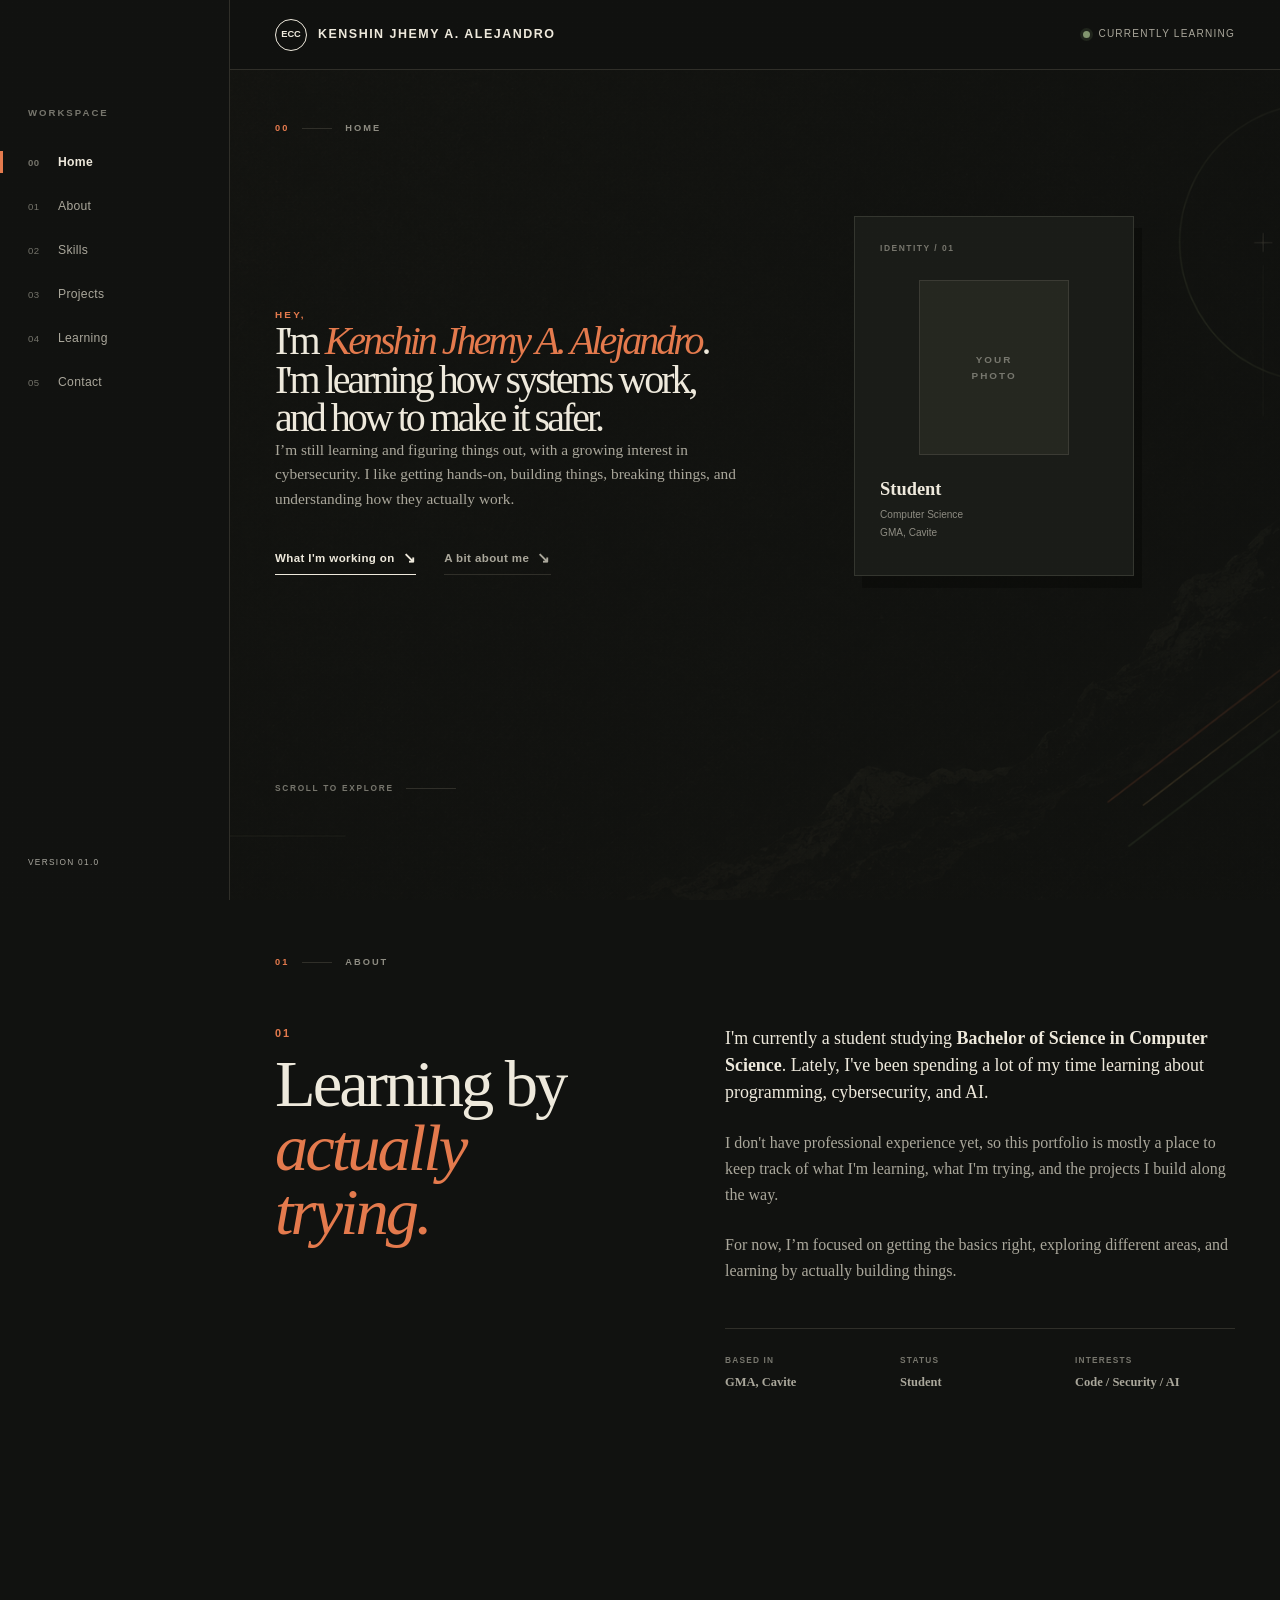
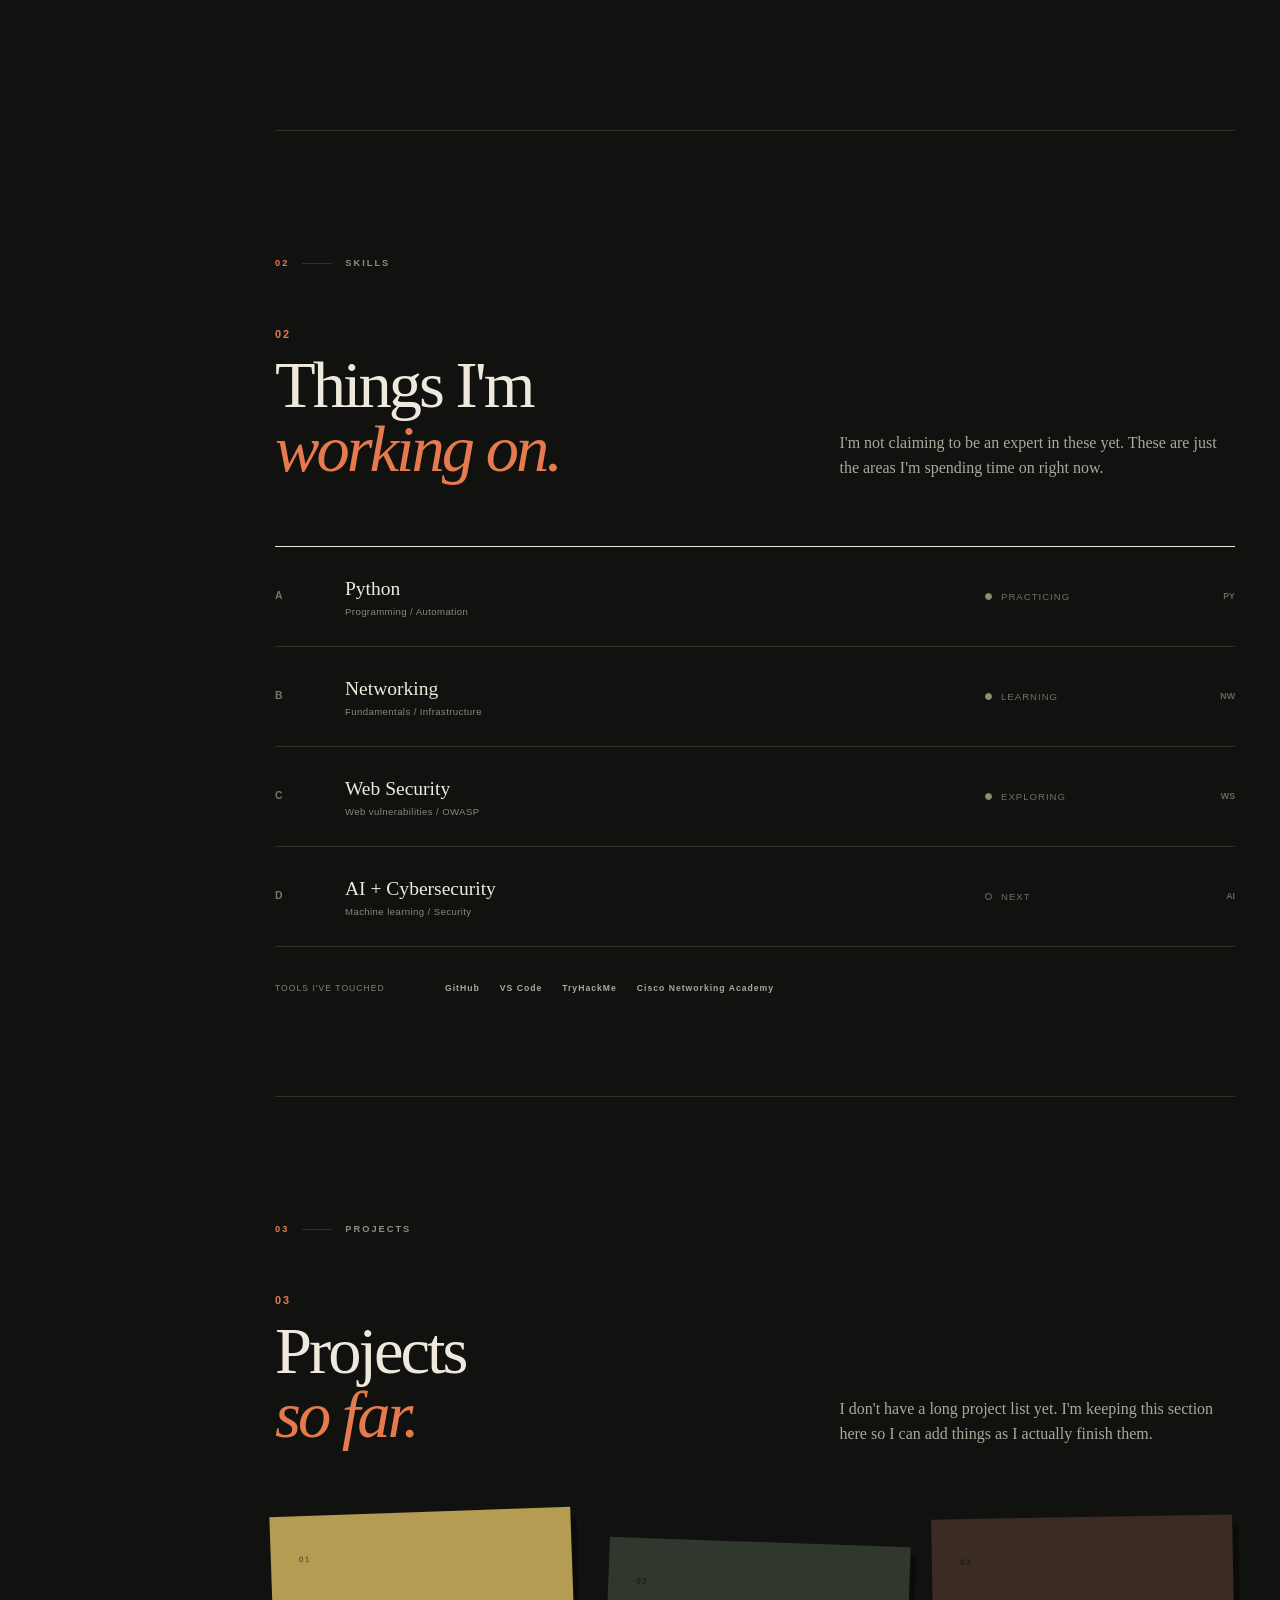
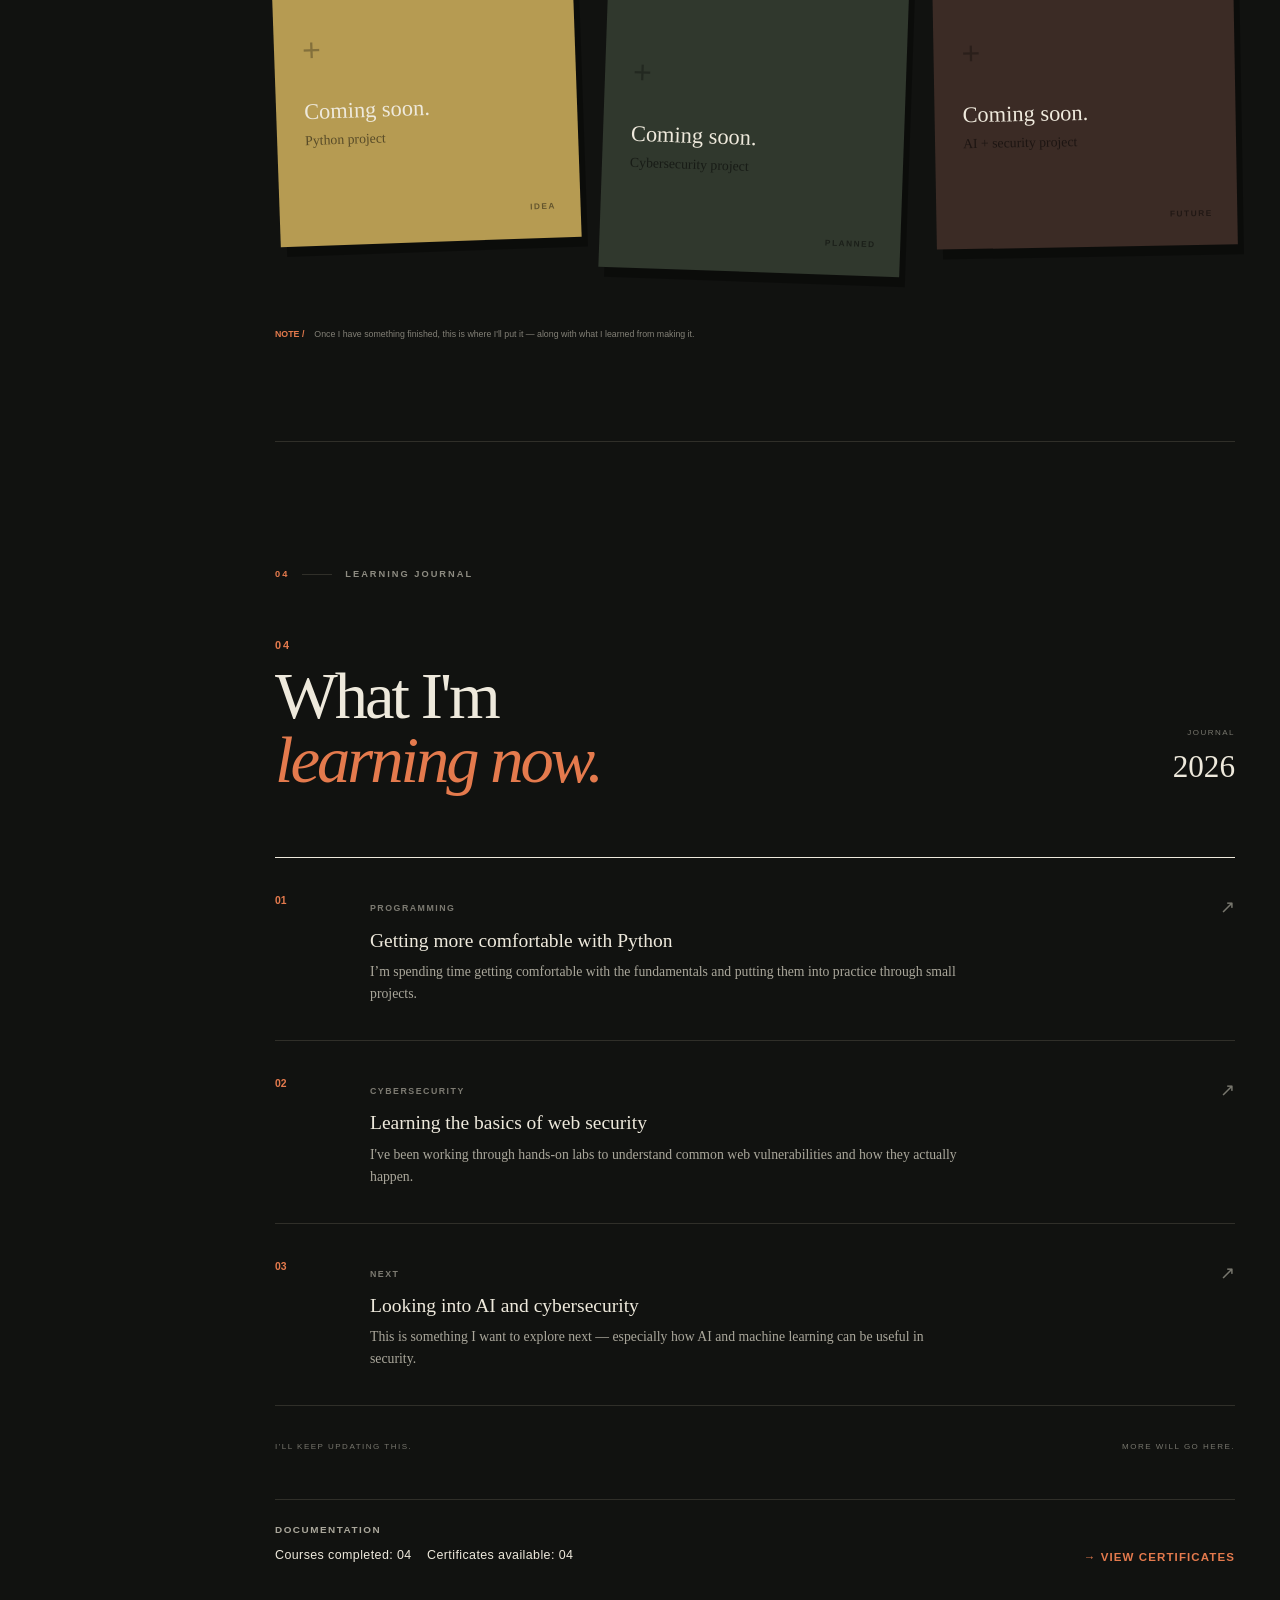
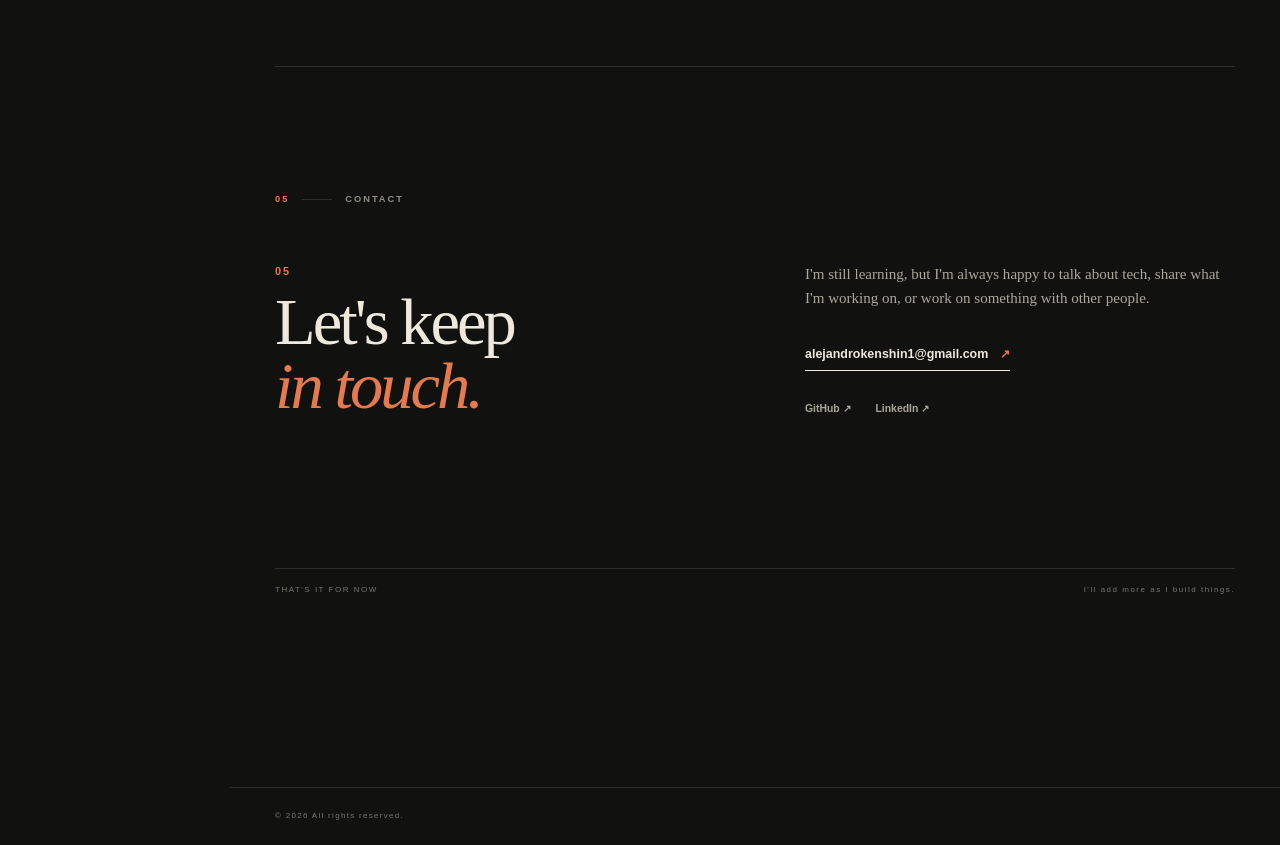
<file: index.html>
<!DOCTYPE html>
<html lang="en"> 
<head>
    <meta charset="UTF-8">
    <meta name="viewport" content="width=device-width, initial-scale=1.0">
    <meta name="description" content="Student Portfolio">
<html lang="en">
<head>
    <meta charset="UTF-8">
    <meta name="viewport" content="width=device-width, initial-scale=1.0">
    <meta name="description" content="Student portfolio">

    <title>~/workspace</title>
    <link rel="stylesheet" href="style.css">
</head>
<body>
    <div class="cursor-glow" aria-hidden="true"></div>

    <!-- TOP BAR -->
    <header class="topbar">
        <a href="#home" class="brand">
            <span class="brand-mark">ECC</span>
            <span>Kenshin Jhemy A. Alejandro</span>
        </a>

        <div class="status">
            <span class="status-dot"></span>
            <span>currently learning</span>
        </div>

        <button type="button" class="menu-btn" aria-label="Open navigation" aria-expanded="false">
            <span></span><span></span>
        </button>
    </header>

    <!-- DESKTOP SIDE NAV -->
    <aside class="sidebar">
        <p class="sidebar-label">WORKSPACE</p>

        <nav>
            <a href="#home" class="nav-item active">
                <span>00</span> Home
            </a>
            <a href="#about" class="nav-item">
                <span>01</span> About
            </a>
            <a href="#skills" class="nav-item">
                <span>02</span> Skills
            </a>
            <a href="#projects" class="nav-item">
                <span>03</span> Projects
            </a>
            <a href="#learning" class="nav-item">
                <span>04</span> Learning
            </a>
            <a href="#contact" class="nav-item">
                <span>05</span> Contact
            </a>
        </nav>

        <div class="sidebar-bottom">
            <p>VERSION 01.0</p>
        </div>
    </aside>

    <!-- MOBILE NAV -->
    <div class="mobile-menu">
        <nav>
            <a href="#home">00 — Home</a>
            <a href="#about">01 — About</a>
            <a href="#skills">02 — Skills</a>
            <a href="#projects">03 — Projects</a>
            <a href="#learning">04 — Learning</a>
            <a href="#contact">05 — Contact</a>
        </nav>
    </div>

    <main>

        <!-- HOME -->
        <section id="home" class="workspace-section hero">
            <div class="section-meta">
                <span>00</span>
                <span>HOME</span>
            </div>

            <div class="hero-grid">
                <div class="hero-copy">
                    <p class="tiny-label">HEY,</p>

                    <h2 class="medium-heading">
                        I'm <em>Kenshin Jhemy A. Alejandro</em>.<br>
                        I'm learning how systems work,<br>
                        and how to make it safer.
                    </h2>

                    <p class="hero-description">
                        I’m still learning and figuring things out, with a growing interest in cybersecurity. I like getting hands-on, building things, breaking things, and understanding how they actually work.

                    <div class="hero-links">
                        <a href="#projects" class="text-link">What I'm working on <span>↘</span></a>
                        <a href="#about" class="text-link muted-link">A bit about me <span>↘</span></a>
                    </div>
                </div>

                <div class="desk">
                    <div class="paper-card identity-card">
                        <span class="paper-label">IDENTITY / 01</span>
                        <div class="avatar">
                            <span>YOUR<br>PHOTO</span>
                        </div>
                        <div class="identity-info">
                            <strong>Student</strong>
                            <span>Computer Science</span>
                            <span>GMA, Cavite</span>
                        </div>
                        <!-- <div class="stamp">LEARNING<br>MODE</div> -->
                    </div>

                    <!--<div class="sticky-note">
                        <span>note to self</span>
                        <p>Start where I am,
                           walk through the unknown,
                           learn as I go,
                           and grow with every step.
                    </div> -->
                    
                    <!--
                    <div class="mini-terminal">
                        <div class="terminal-head">
                            <span>CURRENTLY.TXT</span>
                            <span>01</span>
                        </div>
                        <p><b>right now</b> = "cybersecurity"</p>
                        <p><b>still learning</b> = true</p>
                        <p><b>coffee</b> = yes</p> 
                    </div> -->
                </div>
            </div>

            <div class="scroll-hint">
                <span>SCROLL TO EXPLORE</span>
                <i></i>
            </div>
        </section>

        <!-- ABOUT -->
        <section id="about" class="workspace-section">
            <div class="section-meta">
                <span>01</span>
                <span>ABOUT</span>
            </div>

            <div class="content-grid">
                <div>
                    <p class="display-number">01</p>
                    <h2>Learning by<br><em>actually trying.</em></h2>
                </div>

                <div class="prose">
                    <p class="lead">
                        I'm currently a student studying <strong>Bachelor of Science in Computer Science</strong>. Lately, I've been spending a lot of my time learning about programming, cybersecurity, and AI.
                    </p>

                    <p>
                        I don't have professional experience yet, so this portfolio is mostly a place to keep track of what I'm learning, what I'm trying, and the projects I build along the way.
                    </p>

                    <p>
                        For now, I’m focused on getting the basics right, exploring different areas, and learning by actually building things.
                    </p>

                    <div class="about-details">
                        <div>
                            <span>BASED IN</span>
                            <strong>GMA, Cavite</strong>
                        </div>
                        <div>
                            <span>STATUS</span>
                            <strong>Student</strong>
                        </div>
                        <div>
                            <span>INTERESTS</span>
                            <strong>Code / Security / AI</strong>
                        </div>
                    </div>
                </div>
            </div>
        </section>

        <!-- SKILLS -->
        <section id="skills" class="workspace-section ruled-section">
            <div class="section-meta">
                <span>02</span>
                <span>SKILLS</span>
            </div>

            <div class="skills-intro">
                <div>
                    <p class="display-number">02</p>
                    <h2>Things I'm<br><em>working on.</em></h2>
                </div>
                <p>
                    I'm not claiming to be an expert in these yet. These are just the areas I'm spending time on right now.
                </p>
            </div>

            <div class="skill-list">

                <article class="skill-row">
                    <div class="skill-index">A</div>
                    <div class="skill-name">
                        <h3>Python</h3>
                        <p>Programming / Automation</p>
                    </div>
                    <div class="skill-stage">
                        <span class="stage-dot active"></span>
                        <span>Practicing</span>
                    </div>
                    <div class="skill-symbol">PY</div>
                </article>

                <article class="skill-row">
                    <div class="skill-index">B</div>
                    <div class="skill-name">
                        <h3>Networking</h3>
                        <p>Fundamentals / Infrastructure</p>
                    </div>
                    <div class="skill-stage">
                        <span class="stage-dot active"></span>
                        <span>Learning</span>
                    </div>
                    <div class="skill-symbol">NW</div>
                </article>

                <article class="skill-row">
                    <div class="skill-index">C</div>
                    <div class="skill-name">
                        <h3>Web Security</h3>
                        <p>Web vulnerabilities / OWASP</p>
                    </div>
                    <div class="skill-stage">
                        <span class="stage-dot active"></span>
                        <span>Exploring</span>
                    </div>
                    <div class="skill-symbol">WS</div>
                </article>

                <article class="skill-row">
                    <div class="skill-index">D</div>
                    <div class="skill-name">
                        <h3>AI + Cybersecurity</h3>
                        <p>Machine learning / Security</p>
                    </div>
                    <div class="skill-stage">
                        <span class="stage-dot"></span>
                        <span>Next</span>
                    </div>
                    <div class="skill-symbol">AI</div>
                </article>

            </div>

            <div class="tool-strip">
                <span>TOOLS I'VE TOUCHED</span>
                <div>
                    <b>GitHub</b>
                    <b>VS Code</b>
                    <b>TryHackMe</b>
                    <b>Cisco Networking Academy</b>
                </div>
            </div>
        </section>

        <!-- PROJECTS -->
        <section id="projects" class="workspace-section">
            <div class="section-meta">
                <span>03</span>
                <span>PROJECTS</span>
            </div>

            <div class="project-header">
                <div>
                    <p class="display-number">03</p>
                    <h2>Projects<br><em>so far.</em></h2>
                </div>
                <p>
                    I don't have a long project list yet. I'm keeping this section here so I can add things as I actually finish them.
                </p>
            </div>

            <div class="project-board">
                <article class="project-note empty">
                    <span class="note-number">01</span>
                    <div class="plus">+</div>
                    <h3>Coming soon.</h3>
                    <p>Python project</p>
                    <span class="note-status">IDEA</span>
                </article>

                <article class="project-note empty second">
                    <span class="note-number">02</span>
                    <div class="plus">+</div>
                    <h3>Coming soon.</h3>
                    <p>Cybersecurity project</p>
                    <span class="note-status">PLANNED</span>
                </article>

                <article class="project-note empty third">
                    <span class="note-number">03</span>
                    <div class="plus">+</div>
                    <h3>Coming soon.</h3>
                    <p>AI + security project</p>
                    <span class="note-status">FUTURE</span>
                </article>
            </div>

            <div class="project-footnote">
                <span>NOTE / </span>
                <p>Once I have something finished, this is where I'll put it — along with what I learned from making it.</p>
            </div>
        </section>

        <!-- LEARNING -->
        <section id="learning" class="workspace-section ruled-section">
            <div class="section-meta">
                <span>04</span>
                <span>LEARNING JOURNAL</span>
            </div>

            <div class="journal-heading">
                <div>
                    <p class="display-number">04</p>
                    <h2>What I'm<br><em>learning now.</em></h2>
                </div>
                <div class="date-note">
                    <span>JOURNAL</span>
                    <strong>2026</strong>
                </div>
            </div>

            <div class="journal">
                <article class="journal-entry">
                    <time>01</time>
                    <div>
                        <span class="entry-category">PROGRAMMING</span>
                        <h3>Getting more comfortable with Python</h3>
                        <p>
                            I’m spending time getting comfortable with the fundamentals and putting them into practice through small projects.
                        </p>
                    </div>
                    <span class="entry-arrow">↗</span>
                </article>

                <article class="journal-entry">
                    <time>02</time>
                    <div>
                        <span class="entry-category">CYBERSECURITY</span>
                        <h3>Learning the basics of web security</h3>
                        <p>
                            I've been working through hands-on labs to understand common web vulnerabilities and how they actually happen.
                        </p>
                    </div>
                    <span class="entry-arrow">↗</span>
                </article>

                <article class="journal-entry">
                    <time>03</time>
                    <div>
                        <span class="entry-category">NEXT</span>
                        <h3>Looking into AI and cybersecurity</h3>
                        <p>
                            This is something I want to explore next — especially how AI and machine learning can be useful in security.
                        </p>
                    </div>
                    <span class="entry-arrow">↗</span>
                </article>
            </div>

            <div class="journal-footer">
                <span>I'LL KEEP UPDATING THIS.</span>
                <span>MORE WILL GO HERE.</span>
            </div>

            <div class="learning-certificates">
                <div>
                    <span class="certificate-label">DOCUMENTATION</span>
                    <p class="certificate-count">Courses completed: 04 &nbsp;&nbsp; Certificates available: 04</p>
                </div>
                <a href="certificates.html" class="certificates-link">→ VIEW CERTIFICATES</a>
            </div>
        </section>

        <!-- CONTACT -->
        <section id="contact" class="workspace-section contact">
            <div class="section-meta">
                <span>05</span>
                <span>CONTACT</span>
            </div>

            <div class="contact-layout">
                <div>
                    <p class="display-number">05</p>
                    <h2>Let's keep<br><em>in touch.</em></h2>
                </div>

                <div class="contact-copy">
                    <p>
                        I'm still learning, but I'm always happy to talk about tech, share what I'm working on, or work on something with other people.
                    </p>

                    <a class="email-link" href="mailto:alejandrokenshin1@gmail.com">
                        alejandrokenshin1@gmail.com <span>↗</span>
                    </a>

                    <div class="social-links">
                        <a href="https://github.com/shnjhmy" target="_blank" rel="noopener">GitHub ↗</a>
                        <a href="https://www.linkedin.com/in/kenshin-alejandro-5a4b64350/" target="_blank" rel="noopener">LinkedIn ↗</a>
                    </div>
                </div>
            </div>

            <div class="closing-note">
                <span>THAT'S IT FOR NOW</span>
                <p>I'll add more as I build things.</p>
            </div>
        </section>

    </main>

    <footer>
        <span>© <span id="year"></span> All rights reserved.</span>
    </footer>

    <script src="script.js"></script>
</body>
</html>
</file>
<file: style.css>
:root {
    /* Dark creative-workspace palette */
    --paper: #111210;
    --paper-dark: #1a1c18;
    --ink: #eee9dc;
    --ink-soft: #aaa79b;
    --line: #302f29;
    --orange: #e47a4d;
    --yellow: #b69b52;
    --green: #81956e;
    --white: #1b1d19;
    --sidebar: 230px;
    --content: min(1350px, 90vw);
}

.certificates-page {
    max-width: 1180px;
    margin: 0 auto;
    padding: 80px 30px;
}

.page-label {
    font-family: Arial, Helvetica, sans-serif;
    font-size: .7rem;
    letter-spacing: 1.5px;
    color: #aaa79b;
}

.certificates-page h1 {
    font-size: clamp(3rem, 8vw, 6rem);
    line-height: .95;
    margin: 18px 0 55px;
}

.certificate {
    border-top: 1px solid #302f29;
    padding-top: 25px;
}

.certificate-number {
    font-family: Arial, Helvetica, sans-serif;
    font-size: .75rem;
    color: #aaa79b;
}

.certificate h2 {
    margin: 8px 0;
}

.certificate-info {
    color: #aaa79b;
}

.certificate-link {
    display: inline-block;
    margin-top: 18px;
    color: #e47a4d;
    font-family: Arial, Helvetica, sans-serif;
    font-size: .72rem;
    font-weight: 700;
    letter-spacing: 1px;
}

.back-link {
    display: inline-block;
    margin-top: 60px;
    color: #aaa79b;
    font-family: Arial, Helvetica, sans-serif;
    font-size: .7rem;
    letter-spacing: 1px;
}

* {
    box-sizing: border-box;
    margin: 0;
    padding: 0;
}

html {
    scroll-behavior: smooth;
    scroll-padding-top: 30px;
}
/*
body {
    background: var(--paper);
    color: var(--ink);
    font-family: Georgia, "Times New Roman", serif;
    line-height: 1.6;
    overflow-x: hidden;
} */

body {
    background-color: var(--paper);

    background-image:
        linear-gradient(
            rgba(17, 18, 16, 0.82),
            rgba(17, 18, 16, 0.82)
        ),
        url("images/background-image.png");

    background-size: cover;
    background-position: center;
    background-attachment: fixed;
    background-repeat: no-repeat;

    color: var(--ink);
    font-family: Georgia, "Times New Roman", serif;
    line-height: 1.6;
    overflow-x: hidden;
}

/* Subtle paper texture */
body::before {
    content: "";
    position: fixed;
    inset: 0;
    pointer-events: none;
    z-index: 9999;
    opacity: 0.13;
    background-image:
        radial-gradient(rgba(255,255,255,0.045) 0.6px, transparent 0.6px);
    background-size: 5px 5px;
    mix-blend-mode: screen;
}

a {
    color: inherit;
    text-decoration: none;
}

button {
    font: inherit;
}

/* =====================================================
   TOP BAR
===================================================== */

.topbar {
    position: fixed;
    top: 0;
    left: var(--sidebar);
    right: 0;
    height: 70px;
    z-index: 1000;
    display: flex;
    align-items: center;
    justify-content: space-between;
    padding: 0 45px;
    border-bottom: 1px solid var(--line);
    background: rgba(17,18,16,0.92);
    backdrop-filter: blur(10px);
}

.brand {
    display: flex;
    align-items: center;
    gap: 11px;
    font-family: Arial, Helvetica, sans-serif;
    font-size: 0.78rem;
    font-weight: 800;
    letter-spacing: 1.5px;
    text-transform: uppercase;
}

.brand-mark {
    display: grid;
    place-items: center;
    width: 32px;
    height: 32px;
    border: 1.5px solid var(--ink);
    border-radius: 50%;
    font-size: 0.58rem;
    letter-spacing: 0;
}

.status {
    display: flex;
    align-items: center;
    gap: 8px;
    color: var(--ink-soft);
    font-family: Arial, Helvetica, sans-serif;
    font-size: 0.63rem;
    letter-spacing: 1.2px;
    text-transform: uppercase;
}

.status-dot {
    width: 7px;
    height: 7px;
    border-radius: 50%;
    background: var(--green);
    box-shadow: 0 0 0 3px rgba(123,145,103,0.15);
}

/* =====================================================
   SIDEBAR
===================================================== */

.sidebar {
    position: fixed;
    inset: 0 auto 0 0;
    width: var(--sidebar);
    z-index: 1100;
    display: flex;
    flex-direction: column;
    padding: 105px 28px 30px;
    border-right: 1px solid var(--line);
    background: var(--paper);
}

.sidebar-label,
.sidebar-bottom,
.nav-item {
    font-family: Arial, Helvetica, sans-serif;
}

.sidebar-label {
    margin-bottom: 22px;
    color: #77766d;
    font-size: 0.6rem;
    font-weight: 800;
    letter-spacing: 2px;
}

.sidebar nav {
    display: grid;
    gap: 4px;
}

.nav-item {
    position: relative;
    display: grid;
    grid-template-columns: 30px 1fr;
    align-items: center;
    min-height: 40px;
    color: #aaa79b;
    font-size: 0.76rem;
    letter-spacing: 0.3px;
    transition: 0.2s ease;
}

.nav-item span {
    color: #74736a;
    font-size: 0.6rem;
}

.nav-item::before {
    content: "";
    position: absolute;
    left: -28px;
    width: 3px;
    height: 0;
    background: var(--orange);
    transition: 0.2s ease;
}

.nav-item:hover,
.nav-item.active {
    color: var(--ink);
}

.nav-item.active {
    font-weight: 800;
}

.nav-item.active::before {
    height: 22px;
}

.sidebar-bottom {
    margin-top: auto;
    color: #aaa89f;
    font-size: 0.52rem;
    letter-spacing: 1.3px;
    line-height: 1.8;
}

.menu-btn,
.mobile-menu {
    display: none;
}

/* =====================================================
   MAIN / SECTIONS
===================================================== */

main {
    margin-left: var(--sidebar);
}


.workspace-section {
    width: var(--content);
    max-width: calc(100% - 90px);
    min-height: 100vh;
    margin: 0 auto;
    padding: 125px 0 100px;
    position: relative;
}

.section-meta {
    display: flex;
    gap: 13px;
    align-items: center;
    margin-bottom: 55px;
    color: #8e8c82;
    font-family: Arial, Helvetica, sans-serif;
    font-size: 0.58rem;
    font-weight: 800;
    letter-spacing: 2px;
}

.section-meta span:first-child {
    color: var(--orange);
}

.section-meta span:last-child {
    display: flex;
    align-items: center;
    gap: 13px;
}

.section-meta span:last-child::before {
    content: "";
    width: 30px;
    height: 1px;
    background: var(--line);
}

.tiny-label {
    color: var(--orange);
    font-family: Arial, Helvetica, sans-serif;
    font-size: 0.62rem;
    font-weight: 800;
    letter-spacing: 2.2px;
}

.display-number {
    color: var(--orange);
    font-family: Arial, Helvetica, sans-serif;
    font-size: 0.68rem;
    font-weight: 800;
    letter-spacing: 2px;
    margin-bottom: 10px;
}

h1, h2, h3 {
    font-weight: 400;
}

h1 em,
h2 em {
    font-style: italic;
    color: var(--orange);
}

h2 {
    font-size: clamp(2.65rem, 5.2vw, 4.8rem);
    line-height: 0.96;
    letter-spacing: -3px;
}

/* =====================================================
   HERO
===================================================== */

.hero {
    min-height: 100vh;
    padding-top: 135px;
    display: flex;
    flex-direction: column;
    justify-content: center;
}

.hero-grid {
    display: grid;
    grid-template-columns: 1fr 0.75fr;
    align-items: center;
    gap: 80px;
}

.hero h1 {
    margin: 20px 0 28px;
    font-size: clamp(3.35rem, 6.2vw, 6.1rem);
    line-height: 0.88;
    letter-spacing: -5px;
}

.hero-description {
    max-width: 500px;
    color: var(--ink-soft);
    font-size: 0.96rem;
}

.hero-links {
    display: flex;
    flex-wrap: wrap;
    gap: 28px;
    margin-top: 35px;
}

.text-link {
    display: inline-flex;
    align-items: center;
    gap: 8px;
    padding-bottom: 4px;
    border-bottom: 1px solid var(--ink);
    font-family: Arial, Helvetica, sans-serif;
    font-size: 0.72rem;
    font-weight: 800;
    letter-spacing: 0.4px;
}

.text-link span {
    font-size: 0.94rem;
    transition: transform 0.2s ease;
}

.text-link:hover span {
    transform: translate(3px, 3px);
}

.muted-link {
    color: #aaa79b;
    border-color: var(--line);
}

/* Desk objects */
.desk {
    min-height: 500px;
    position: relative;
}

.paper-card {
    position: absolute;
    width: 280px;
    min-height: 360px;
    padding: 25px;
    background: #1a1c18;
    border: 1px solid #34362f;
    box-shadow: 8px 12px 0 rgba(0,0,0,0.28);
}

.identity-card {
    top: 25px;
    left: -1%;
    transform: rotate(0deg);
}

.paper-label {
    display: block;
    color: #77766d;
    font-family: Arial, Helvetica, sans-serif;
    font-size: 0.53rem;
    font-weight: 800;
    letter-spacing: 1.5px;
}

.avatar {
    width: 150px;
    height: 175px;
    display: grid;
    place-items: center;
    margin: 25px auto 20px;
    background: #252720;
    border: 1px solid #3b3b34;
    color: #77776e;
    font-family: Arial, Helvetica, sans-serif;
    font-size: 0.62rem;
    font-weight: 800;
    letter-spacing: 2px;
    text-align: center;
}

.identity-info {
    display: grid;
    gap: 2px;

}

.identity-info strong {
    font-size: 1.15rem;
}

.identity-info span {
    color: #8e8c82;
    font-family: Arial, Helvetica, sans-serif;
    font-size: 0.63rem;
}

/* .stamp {
    position: absolute;
    right: 15px;
    bottom: 22px;
    padding: 8px;
    border: 1.5px solid var(--orange);
    color: var(--orange);
    font-family: Arial, Helvetica, sans-serif;
    font-size: 0.48rem;
    font-weight: 900;
    letter-spacing: 1px;
    text-align: center;
    transform: rotate(0deg);
} */

/*
.sticky-note {
    position: absolute;
    top: 25px;
    right: 0%;
    width: 200px;
    height: 245px;
    padding: 17px;
    background-color: #03163c;
    box-shadow: 4px 8px 0 rgba(0,0,0,0.32);
    transform: rotate(0deg);
}

.sticky-note span {
    font-family: Arial, Helvetica, sans-serif;
    color: #e47a4d;
    font-size: 0.5rem;
    font-weight: 800;
    letter-spacing: 1.3px;
    text-transform: uppercase;
}

.sticky-note p {
    margin-top: 20px;
    font-size: 0.94rem;
    line-height: 1.15;
}


.mini-terminal {
    position: absolute;
    right: 0;
    bottom: 114px;
    width: 200px;
    height: 105px;
    padding: 17px;
    background: #181a17;
    color: #d4d0c3;
    box-shadow: 6px 10px 0 rgba(0,0,0,0.38);
    transform: translateX(0px) rotate(0deg);
    font-family: "Courier New", monospace;
    font-size: 0.62rem;
} 

.terminal-head {
    display: flex;
    justify-content: space-between;
    margin-bottom: 14px;
    color: #777a70;
    font-size: 0.48rem;
    letter-spacing: 1px;
}

.mini-terminal p {
    margin: 6px 0;
}

.mini-terminal b {
    color: #e47a4d;
    font-weight: 400;
}
*/

.scroll-hint {
    position: absolute;
    bottom: 35px;
    left: 0;
    display: flex;
    align-items: center;
    gap: 12px;
    color: #77766d;
    font-family: Arial, Helvetica, sans-serif;
    font-size: 0.52rem;
    font-weight: 800;
    letter-spacing: 1.7px;
}

.scroll-hint i {
    display: block;
    width: 50px;
    height: 1px;
    background: var(--line);
}

/* =====================================================
   ABOUT
===================================================== */

.content-grid {
    display: grid;
    grid-template-columns: 0.8fr 1.2fr;
    gap: 110px;
    align-items: start;
}

.prose {
    max-width: 650px;
    color: var(--ink-soft);
}

.prose p {
    margin-bottom: 25px;
}

.prose .lead {
    color: var(--ink);
    font-size: 1.12rem;
    line-height: 1.5;
}

.about-details {
    display: grid;
    grid-template-columns: repeat(3, 1fr);
    gap: 15px;
    margin-top: 45px;
    padding-top: 25px;
    border-top: 1px solid var(--line);
}

.about-details div {
    display: grid;
    gap: 5px;
}

.about-details span {
    color: #77766d;
    font-family: Arial, Helvetica, sans-serif;
    font-size: 0.52rem;
    font-weight: 800;
    letter-spacing: 1.2px;
}

.about-details strong {
    font-size: 0.78rem;
}

/* =====================================================
   SKILLS
===================================================== */

.ruled-section {
    border-top: 1px solid var(--line);
    border-bottom: 1px solid var(--line);
}

.skills-intro,
.project-header,
.journal-heading {
    display: grid;
    grid-template-columns: 1fr 0.8fr;
    gap: 70px;
    align-items: end;
    margin-bottom: 65px;
}

.skills-intro > p,
.project-header > p {
    max-width: 430px;
    color: var(--ink-soft);
}

.skill-list {
    border-top: 1px solid var(--ink);
}

.skill-row {
    display: grid;
    grid-template-columns: 50px 1fr 180px 50px;
    gap: 20px;
    align-items: center;
    min-height: 100px;
    border-bottom: 1px solid var(--line);
    transition: background 0.2s ease;
}

.skill-row:hover {
    background: rgba(255,255,255,0.035);
}

.skill-index {
    color: #77766d;
    font-family: Arial, Helvetica, sans-serif;
    font-size: 0.65rem;
    font-weight: 800;
}

.skill-name h3 {
    font-size: 1.22rem;
}

.skill-name p {
    color: #88867d;
    font-family: Arial, Helvetica, sans-serif;
    font-size: 0.6rem;
    letter-spacing: 0.4px;
}

.skill-stage {
    display: flex;
    align-items: center;
    gap: 9px;
    color: #6f7068;
    font-family: Arial, Helvetica, sans-serif;
    font-size: 0.6rem;
    text-transform: uppercase;
    letter-spacing: 1px;
}

.stage-dot {
    width: 7px;
    height: 7px;
    border: 1px solid #77766d;
    border-radius: 50%;
}

.stage-dot.active {
    background: var(--green);
    border-color: var(--green);
}

.skill-symbol {
    color: #66655e;
    font-family: Arial, Helvetica, sans-serif;
    font-size: 0.55rem;
    font-weight: 900;
    text-align: right;
}

.tool-strip {
    display: grid;
    grid-template-columns: 150px 1fr;
    gap: 20px;
    padding-top: 35px;
    color: #838077;
    font-family: Arial, Helvetica, sans-serif;
    font-size: 0.54rem;
    letter-spacing: 1px;
}

.tool-strip div {
    display: flex;
    flex-wrap: wrap;
    gap: 20px;
}

.tool-strip b {
    color: var(--ink-soft);
    font-weight: 700;
}


.certificate-modal {
    position: fixed;
    inset: 0;
    background: rgba(0, 0, 0, 0.9);

    display: flex;
    align-items: center;
    justify-content: center;

    padding: 40px;

    opacity: 0;
    visibility: hidden;

    transition: opacity 0.2s ease;
    z-index: 9999;
}

.certificate-modal.active {
    opacity: 1;
    visibility: visible;
}

.certificate-modal img {
    max-width: 90%;
    max-height: 90vh;
    object-fit: contain;
}

.certificate-close {
    position: absolute;
    top: 25px;
    right: 35px;

    background: none;
    border: none;

    color: white;
    font-size: 40px;
    cursor: pointer;

    line-height: 1;
}

.certificate-link {
    background: none;
    border: none;
    padding: 0;
    cursor: pointer;
    font: inherit;
}

/* =====================================================
   PROJECT BOARD
===================================================== */

.project-board {
    display: grid;
    grid-template-columns: repeat(3, 1fr);
    gap: 28px;
    align-items: start;
}

.project-note {
    min-height: 330px;
    padding: 28px;
    position: relative;
    background: var(--yellow);
    box-shadow: 6px 10px 0 rgba(0,0,0,0.32);
    transform: rotate(-2deg);
}

.project-note.second {
    background: #30382d;
    transform: rotate(2deg);
    margin-top: 30px;
}

.project-note.third {
    background: #3b2b25;
    transform: rotate(-1deg);
    margin-top: 5px;
}

.note-number,
.note-status {
    font-family: Arial, Helvetica, sans-serif;
    font-size: 0.52rem;
    font-weight: 800;
    letter-spacing: 1.5px;
}

.note-number {
    color: rgba(0,0,0,0.4);
}

.note-status {
    position: absolute;
    right: 25px;
    bottom: 25px;
    color: rgba(0,0,0,0.45);
}

.plus {
    margin: 55px 0 18px;
    color: rgba(0,0,0,0.28);
    font-family: Arial, Helvetica, sans-serif;
    font-size: 2rem;
    font-weight: 200;
}

.project-note h3 {
    font-size: 1.4rem;
}

.project-note p {
    color: rgba(0,0,0,0.52);
    font-size: 0.86rem;
}

.project-footnote {
    display: flex;
    gap: 10px;
    margin-top: 55px;
    color: #838077;
    font-family: Arial, Helvetica, sans-serif;
    font-size: 0.55rem;
}

.project-footnote span {
    color: var(--orange);
    font-weight: 900;
}

/* =====================================================
   JOURNAL
===================================================== */

.date-note {
    justify-self: end;
    display: grid;
    gap: 2px;
    text-align: right;
}

.date-note span {
    color: #77766d;
    font-family: Arial, Helvetica, sans-serif;
    font-size: 0.5rem;
    letter-spacing: 1.5px;
}

.date-note strong {
    font-size: 1.95rem;
    font-weight: 400;
}

.journal {
    border-top: 1px solid var(--ink);
}

.journal-entry {
    display: grid;
    grid-template-columns: 70px 1fr 50px;
    gap: 25px;
    align-items: start;
    padding: 35px 0;
    border-bottom: 1px solid var(--line);
    transition: padding 0.2s ease;
}

.journal-entry:hover {
    padding-left: 10px;
    padding-right: 10px;
}

.journal-entry time {
    color: var(--orange);
    font-family: Arial, Helvetica, sans-serif;
    font-size: 0.65rem;
    font-weight: 800;
}

.entry-category {
    color: #7d7b72;
    font-family: Arial, Helvetica, sans-serif;
    font-size: 0.55rem;
    font-weight: 800;
    letter-spacing: 1.5px;
}

.journal-entry h3 {
    margin: 6px 0 5px;
    font-size: 1.22rem;
}

.journal-entry p {
    max-width: 600px;
    color: var(--ink-soft);
    font-size: 0.86rem;
}

.entry-arrow {
    color: #77766d;
    font-family: Arial, Helvetica, sans-serif;
    font-size: 1.1rem;
    text-align: right;
}

.journal-footer {
    display: flex;
    justify-content: space-between;
    margin-top: 35px;
    color: #77766d;
    font-family: Arial, Helvetica, sans-serif;
    font-size: 0.5rem;
    letter-spacing: 1.5px;
}

/* =====================================================
   CONTACT
===================================================== */

.contact {
    min-height: 80vh;
}

.contact-layout {
    display: grid;
    grid-template-columns: 1fr 1fr;
    gap: 100px;
    align-items: end;
}

.contact-copy {
    max-width: 500px;
}

.contact-copy > p {
    margin-bottom: 30px;
    color: var(--ink-soft);
    font-size: 0.94rem;
}

.email-link {
    display: inline-flex;
    align-items: center;
    gap: 12px;
    padding-bottom: 5px;
    border-bottom: 1px solid var(--ink);
    font-family: Arial, Helvetica, sans-serif;
    font-size: 0.78rem;
    font-weight: 800;
}

.email-link span {
    color: var(--orange);
}

.social-links {
    display: flex;
    gap: 25px;
    margin-top: 30px;
}

.social-links a {
    color: #aaa79b;
    font-family: Arial, Helvetica, sans-serif;
    font-size: 0.65rem;
    font-weight: 800;
}

.social-links a:hover {
    color: var(--ink);
}

.closing-note {
    display: flex;
    justify-content: space-between;
    margin-top: 150px;
    padding-top: 15px;
    border-top: 1px solid var(--line);
    color: #77766d;
    font-family: Arial, Helvetica, sans-serif;
    font-size: 0.5rem;
    letter-spacing: 1.5px;
}

/* =====================================================
   FOOTER
===================================================== */

footer {
    margin-left: var(--sidebar);
    padding: 22px 45px;
    display: flex;
    justify-content: space-between;
    border-top: 1px solid var(--line);
    color: #77766d;
    font-family: Arial, Helvetica, sans-serif;
    font-size: 0.5rem;
    letter-spacing: 1.3px;
}

/* =====================================================
   RESPONSIVE
===================================================== */

@media (max-width: 1050px) {
    :root {
        --sidebar: 190px;
    }

    .sidebar {
        padding-left: 22px;
        padding-right: 22px;
    }

    .topbar {
        padding-left: 35px;
        padding-right: 35px;
    }

    .nav-item::before {
        left: -22px;
    }

    .workspace-section {
        width: min(var(--content), calc(100% - 60px));
    }

    .hero-grid {
        gap: 45px;
    }

    .desk {
        transform: scale(0.9);
        transform-origin: center;
    }
}

@media (max-width: 800px) {
    :root {
        --sidebar: 0px;
    }

    .sidebar {
        display: none;
    }

    .topbar {
        left: 0;
        padding: 0 22px;
    }

    .menu-btn {
        width: 38px;
        height: 38px;
        display: grid;
        place-content: center;
        gap: 5px;
        border: 1px solid var(--line);
        background: transparent;
        cursor: pointer;
    }

    .menu-btn span {
        width: 17px;
        height: 1px;
        display: block;
        background: var(--ink);
    }

    .mobile-menu {
        position: fixed;
        inset: 70px 0 auto 0;
        z-index: 900;
        display: block;
        padding: 15px 22px 22px;
        background: rgba(17,18,16,0.98);
        border-bottom: 1px solid var(--line);
        transform: translateY(-120%);
        transition: transform 0.25s ease;
    }

    .mobile-menu.open {
        transform: translateY(0);
    }

    .mobile-menu nav {
        display: grid;
    }

    .mobile-menu a {
        padding: 12px 0;
        border-bottom: 1px solid var(--line);
        font-family: Arial, Helvetica, sans-serif;
        font-size: 0.65rem;
        font-weight: 800;
        letter-spacing: 1px;
    }

    main {
        margin-left: 0;
    }

    footer {
        margin-left: 0;
        padding-left: 22px;
        padding-right: 22px;
    }

    .workspace-section {
        width: calc(100% - 44px);
        padding-top: 105px;
    }

    .hero-grid,
    .content-grid,
    .contact-layout {
        grid-template-columns: 1fr;
    }

    .hero h1 {
        font-size: clamp(3.5rem, 13vw, 6rem);
    }

    .desk {
        min-height: 470px;
        margin-top: 10px;
    }

    .content-grid,
    .skills-intro,
    .project-header,
    .journal-heading {
        gap: 35px;
    }

    .skills-intro,
    .project-header,
    .journal-heading {
        grid-template-columns: 1fr;
    }

    .date-note {
        justify-self: start;
        text-align: left;
    }

    .project-board {
        grid-template-columns: 1fr;
        max-width: 420px;
        margin: auto;
    }

    .project-note.second,
    .project-note.third {
        margin-top: 0;
    }

    .skill-row {
        grid-template-columns: 35px 1fr 120px;
    }

    .skill-symbol {
        display: none;
    }

    .contact-layout {
        gap: 50px;
    }

    .closing-note {
        margin-top: 90px;
    }
}

@media (max-width: 520px) {
    .status {
        display: none;
    }

    .section-meta {
        margin-bottom: 38px;
    }

    .hero {
        padding-top: 100px;
    }

    .hero h1 {
        letter-spacing: -3px;
    }

    .hero-description {
        font-size: 0.95rem;
    }

    .hero-links {
        gap: 18px;
    }

    .desk {
        min-height: 430px;
        transform: scale(0.82);
        transform-origin: top center;
        width: 122%;
        margin-left: -11%;
        margin-bottom: -65px;
    }

    .about-details {
        grid-template-columns: 1fr;
        gap: 18px;
    }

    .skill-row {
        grid-template-columns: 28px 1fr;
        gap: 10px;
        padding: 20px 0;
    }

    .skill-stage {
        grid-column: 2;
        margin-top: -5px;
    }

    .tool-strip {
        grid-template-columns: 1fr;
    }

    .journal-entry {
        grid-template-columns: 35px 1fr;
        gap: 10px;
    }

    .entry-arrow {
        display: none;
    }

    .journal-entry h3 {
        font-size: 1.15rem;
    }

    .journal-footer,
    footer {
        flex-direction: column;
        gap: 8px;
    }

    .contact {
        min-height: auto;
    }

    .closing-note {
        margin-top: 80px;
    }
}

@media (prefers-reduced-motion: reduce) {
    html {
        scroll-behavior: auto;
    }

    *,
    *::before,
    *::after {
        transition: none !important;
    }
}

/* h2 font-size of my name */
.medium-heading {
    font-size: 2.5rem;
}

/* =====================================================
   CURSOR HIGHLIGHT
===================================================== */

.cursor-glow {
    position: fixed;
    top: 0;
    left: 0;
    width: 280px;
    height: 280px;
    border-radius: 50%;
    pointer-events: none;
    z-index: 0;
    transform: translate3d(calc(var(--cursor-x, -500px) - 50%), calc(var(--cursor-y, -500px) - 50%), 0);
    background: radial-gradient(
        circle,
        rgba(228, 122, 77, 0.095) 0%,
        rgba(182, 155, 82, 0.035) 30%,
        transparent 68%
    );
    filter: blur(10px);
    transition: opacity 0.25s ease;
    opacity: 0;
}

body.cursor-active .cursor-glow {
    opacity: 1;
}

/* Keep the page content above the ambient cursor light. */
.topbar,
.sidebar,
main,
footer {
    position: relative;
    z-index: 1;
}

@media (pointer: coarse) {
    .cursor-glow {
        display: none;
    }
}


/* =====================================================
   LEARNING / CERTIFICATES
===================================================== */
.learning-certificates {
    margin-top: 45px;
    padding-top: 22px;
    border-top: 1px solid var(--line);
    display: flex;
    align-items: flex-end;
    justify-content: space-between;
    gap: 30px;
}

.certificate-label {
    display: block;
    margin-bottom: 8px;
    color: var(--ink-soft);
    font-family: Arial, Helvetica, sans-serif;
    font-size: 0.62rem;
    font-weight: 700;
    letter-spacing: 1.5px;
}

.certificate-count {
    color: var(--ink);
    font-family: Arial, Helvetica, sans-serif;
    font-size: 0.78rem;
    letter-spacing: 0.4px;
}

.certificates-link {
    color: var(--orange);
    font-family: Arial, Helvetica, sans-serif;
    font-size: 0.72rem;
    font-weight: 700;
    letter-spacing: 1.1px;
    white-space: nowrap;
    transition: opacity 0.2s ease, transform 0.2s ease;
}

.certificates-link:hover {
    opacity: 0.75;
    transform: translateX(3px);
}

@media (max-width: 700px) {
    .learning-certificates {
        align-items: flex-start;
        flex-direction: column;
    }
}

/* =====================================================
   FINAL LAYOUT FIX — PERMANENT SIDEBAR / NO TOP GAP
===================================================== */
.sidebar {
    position: fixed;
    top: 0;
    left: 0;
    bottom: 0;
}

.topbar {
    position: fixed;
    top: 0;
}

main {
    margin-left: var(--sidebar);
}

#home.workspace-section {
    min-height: calc(100vh - 70px);
    padding-top: 82px;
    margin-top: 0;
}


/* MOBILE NAVIGATION INTERACTION FIX */
@media (max-width: 800px) {
    .topbar {
        z-index: 2000;
    }

    .menu-btn {
        position: relative;
        z-index: 2001;
        pointer-events: auto;
        touch-action: manipulation;
        -webkit-tap-highlight-color: transparent;
    }

    .mobile-menu {
        z-index: 1500;
    }

    .workspace-section {
        scroll-margin-top: 90px;
    }
}
</file>
